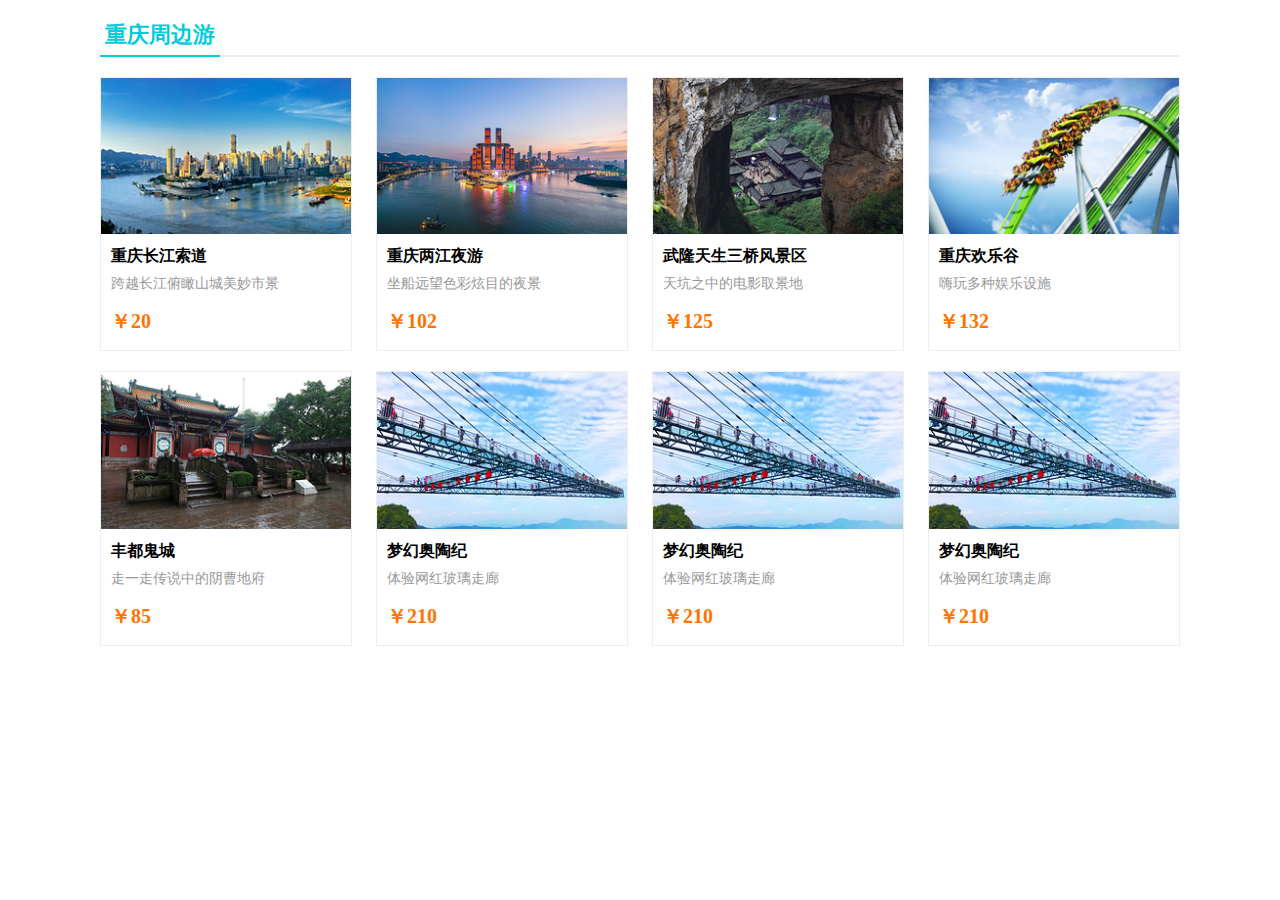
<file: index.html>
<!DOCTYPE html>
<html lang="en">
<head>
    <meta charset="UTF-8">
    <title>案例</title>
    <link rel="stylesheet" href="./css/index.css">
</head>
<body>
<div class="content">
    <h1 class="content-title">重庆周边游</h1>
    <div class="content-row">
        <div class="content-item" onclick="handleClick('./details-1.html')">
            <img class="item-image" src="./images/1.jpg" alt="长江索道">
            <h2 class="item-title">重庆长江索道</h2>
            <div class="item-details">跨越长江俯瞰山城美妙市景</div>
            <div class="item-money">￥20</div>
        </div>
        <div class="content-item" onclick="handleClick('./details-2.html')">
            <img class="item-image" src="./images/2.jpg" alt="重庆两江夜游">
            <h2 class="item-title">重庆两江夜游</h2>
            <div class="item-details">坐船远望色彩炫目的夜景</div>
            <div class="item-money">￥102</div>
        </div>
        <div class="content-item" onclick="handleClick('./details-3.html')">
            <img class="item-image" src="./images/3.jpg" alt="武隆天生三桥风景区">
            <h2 class="item-title">武隆天生三桥风景区</h2>
            <div class="item-details">天坑之中的电影取景地</div>
            <div class="item-money">￥125</div>
        </div>
        <div class="content-item" onclick="handleClick('./details-4.html')">
            <img class="item-image" src="./images/4.png" alt="重庆欢乐谷">
            <h2 class="item-title">重庆欢乐谷</h2>
            <div class="item-details">嗨玩多种娱乐设施</div>
            <div class="item-money">￥132</div>
        </div>
        <div class="content-item" onclick="handleClick('./details-5.html')">
            <img class="item-image" src="./images/5.jpg" alt="丰都鬼城">
            <h2 class="item-title">丰都鬼城</h2>
            <div class="item-details">走一走传说中的阴曹地府</div>
            <div class="item-money">￥85</div>
        </div>
        <div class="content-item" onclick="handleClick('./details-6.html')">
            <img class="item-image" src="./images/6.jpg" alt="梦幻奥陶纪">
            <h2 class="item-title">梦幻奥陶纪</h2>
            <div class="item-details">体验网红玻璃走廊</div>
            <div class="item-money">￥210</div>
        </div>
        <div class="content-item" onclick="handleClick('./details-6.html')">
            <img class="item-image" src="./images/6.jpg" alt="梦幻奥陶纪">
            <h2 class="item-title">梦幻奥陶纪</h2>
            <div class="item-details">体验网红玻璃走廊</div>
            <div class="item-money">￥210</div>
        </div>
        <div class="content-item" onclick="handleClick('./details-6.html')">
            <img class="item-image" src="./images/6.jpg" alt="梦幻奥陶纪">
            <h2 class="item-title">梦幻奥陶纪</h2>
            <div class="item-details">体验网红玻璃走廊</div>
            <div class="item-money">￥210</div>
        </div>
    </div>
</div>
<script>
    function handleClick(url) {
        window.open(url, '_blank')
    }
</script>
</body>
</html>
</file>
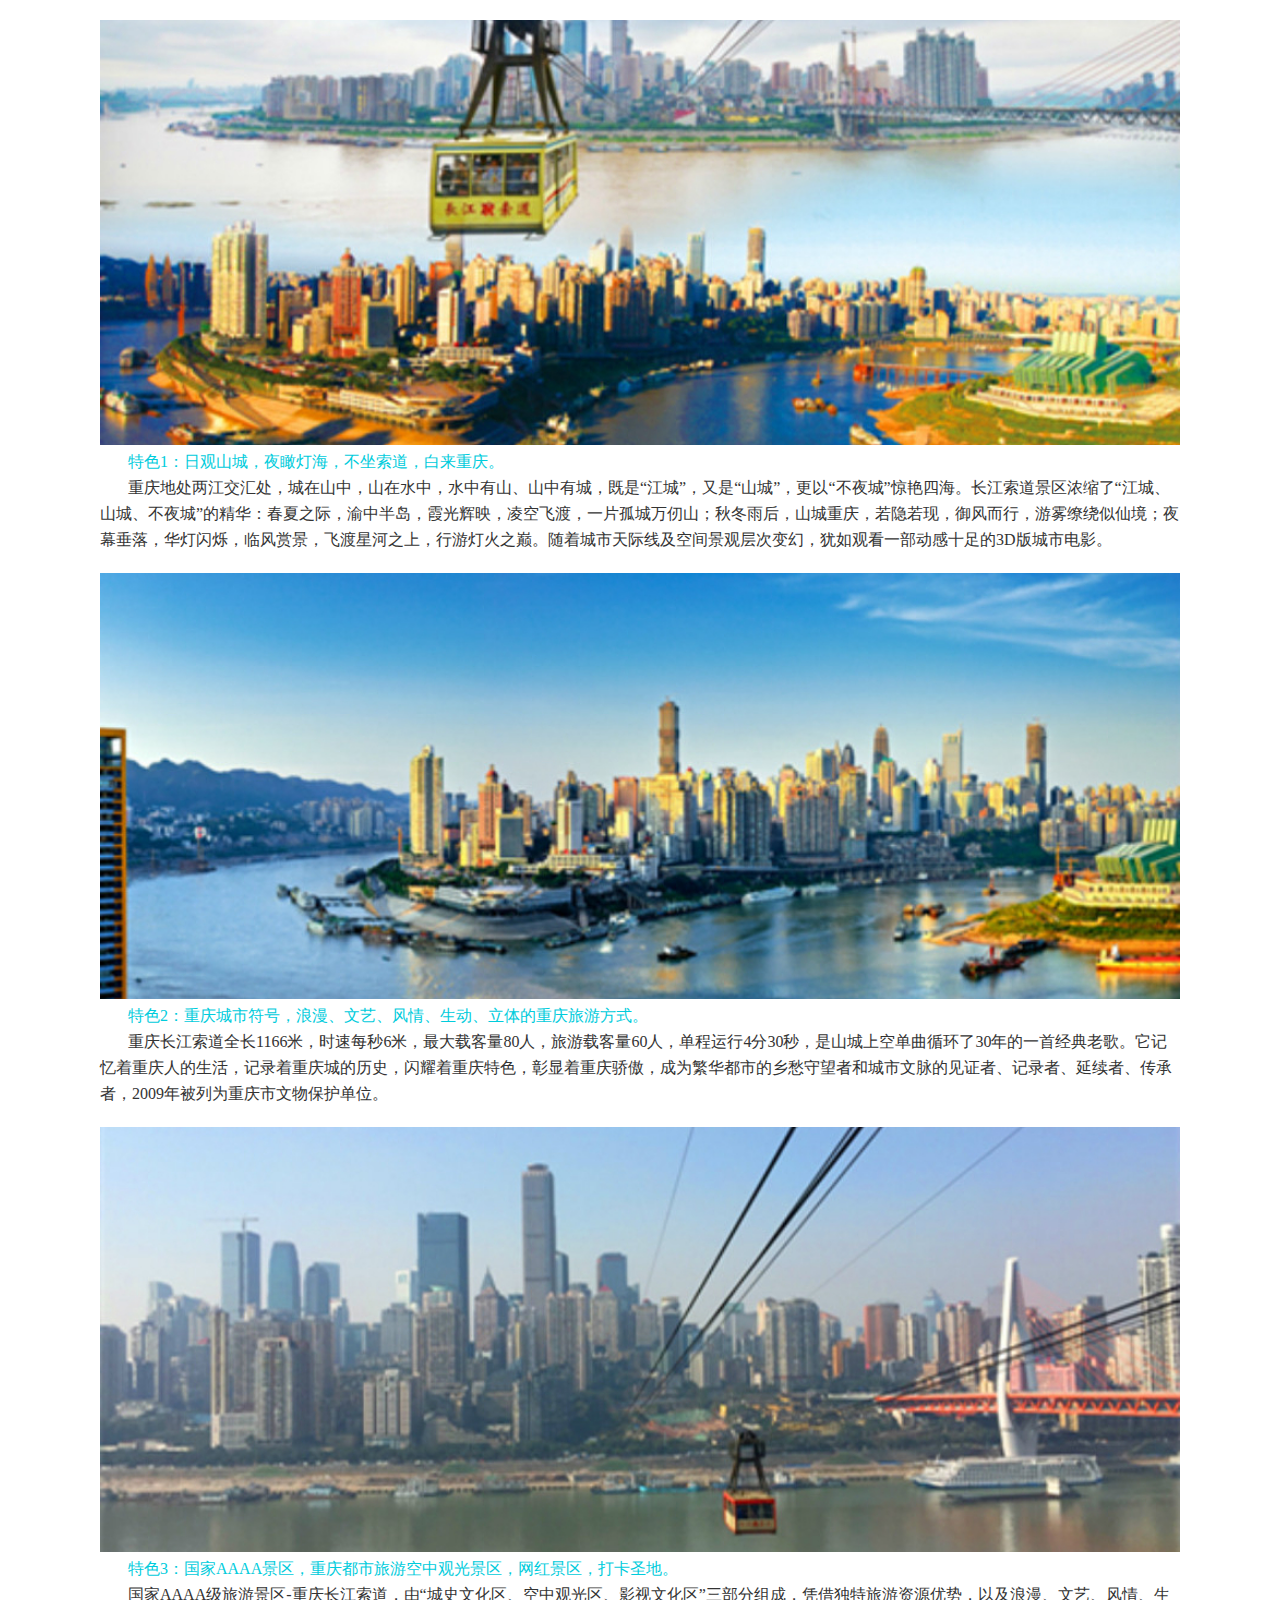
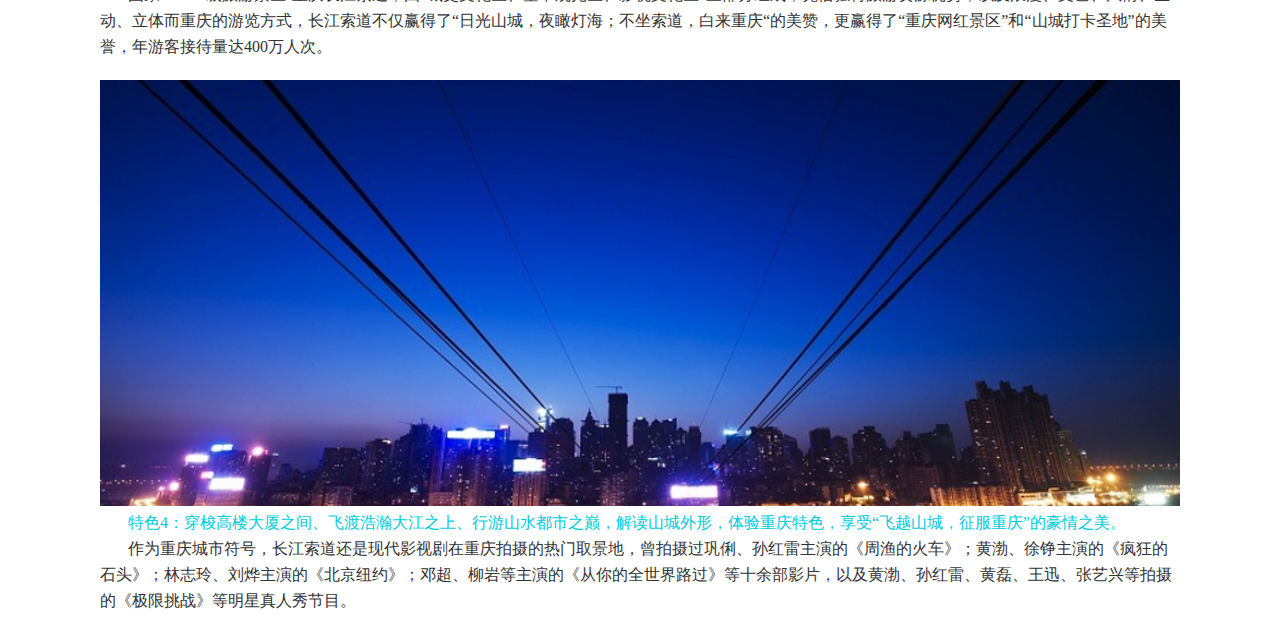
<file: details-1.html>
<!DOCTYPE html>
<html lang="en">
<head>
    <meta charset="UTF-8">
    <title>详情</title>
    <link rel="stylesheet" href="./css/index.css">
</head>
<body>
<div class="content details-content">
    <div class="details-row">
        <img class="details-image" src="./images/1-1.jpg" alt="">
        <div class="details-desc title">特色1：日观山城，夜瞰灯海，不坐索道，白来重庆。</div>
        <div class="details-desc">重庆地处两江交汇处，城在山中，山在水中，水中有山、山中有城，既是“江城”，又是“山城”，更以“不夜城”惊艳四海。长江索道景区浓缩了“江城、山城、不夜城”的精华：春夏之际，渝中半岛，霞光辉映，凌空飞渡，一片孤城万仞山；秋冬雨后，山城重庆，若隐若现，御风而行，游雾缭绕似仙境；夜幕垂落，华灯闪烁，临风赏景，飞渡星河之上，行游灯火之巅。随着城市天际线及空间景观层次变幻，犹如观看一部动感十足的3D版城市电影。</div>
    </div>
    <div class="details-row">
        <img class="details-image" src="./images/1-2.jpg" alt="">
        <div class="details-desc title">特色2：重庆城市符号，浪漫、文艺、风情、生动、立体的重庆旅游方式。</div>
        <div class="details-desc">重庆长江索道全长1166米，时速每秒6米，最大载客量80人，旅游载客量60人，单程运行4分30秒，是山城上空单曲循环了30年的一首经典老歌。它记忆着重庆人的生活，记录着重庆城的历史，闪耀着重庆特色，彰显着重庆骄傲，成为繁华都市的乡愁守望者和城市文脉的见证者、记录者、延续者、传承者，2009年被列为重庆市文物保护单位。</div>
    </div>
    <div class="details-row">
        <img class="details-image" src="./images/1-3.jpg" alt="">
        <div class="details-desc title">特色3：国家AAAA景区，重庆都市旅游空中观光景区，网红景区，打卡圣地。</div>
        <div class="details-desc">国家AAAA级旅游景区-重庆长江索道，由“城史文化区、空中观光区、影视文化区”三部分组成，凭借独特旅游资源优势，以及浪漫、文艺、风情、生动、立体而重庆的游览方式，长江索道不仅赢得了“日光山城，夜瞰灯海；不坐索道，白来重庆“的美赞，更赢得了“重庆网红景区”和“山城打卡圣地”的美誉，年游客接待量达400万人次。</div>
    </div>
    <div class="details-row">
        <img class="details-image" src="./images/1-4.jpg" alt="">
        <div class="details-desc title">特色4：穿梭高楼大厦之间、飞渡浩瀚大江之上、行游山水都市之巅，解读山城外形，体验重庆特色，享受“飞越山城，征服重庆”的豪情之美。</div>
        <div class="details-desc">作为重庆城市符号，长江索道还是现代影视剧在重庆拍摄的热门取景地，曾拍摄过巩俐、孙红雷主演的《周渔的火车》；黄渤、徐铮主演的《疯狂的石头》；林志玲、刘烨主演的《北京纽约》；邓超、柳岩等主演的《从你的全世界路过》等十余部影片，以及黄渤、孙红雷、黄磊、王迅、张艺兴等拍摄的《极限挑战》等明星真人秀节目。</div>
    </div>
</div>
</body>
</html>
</file>
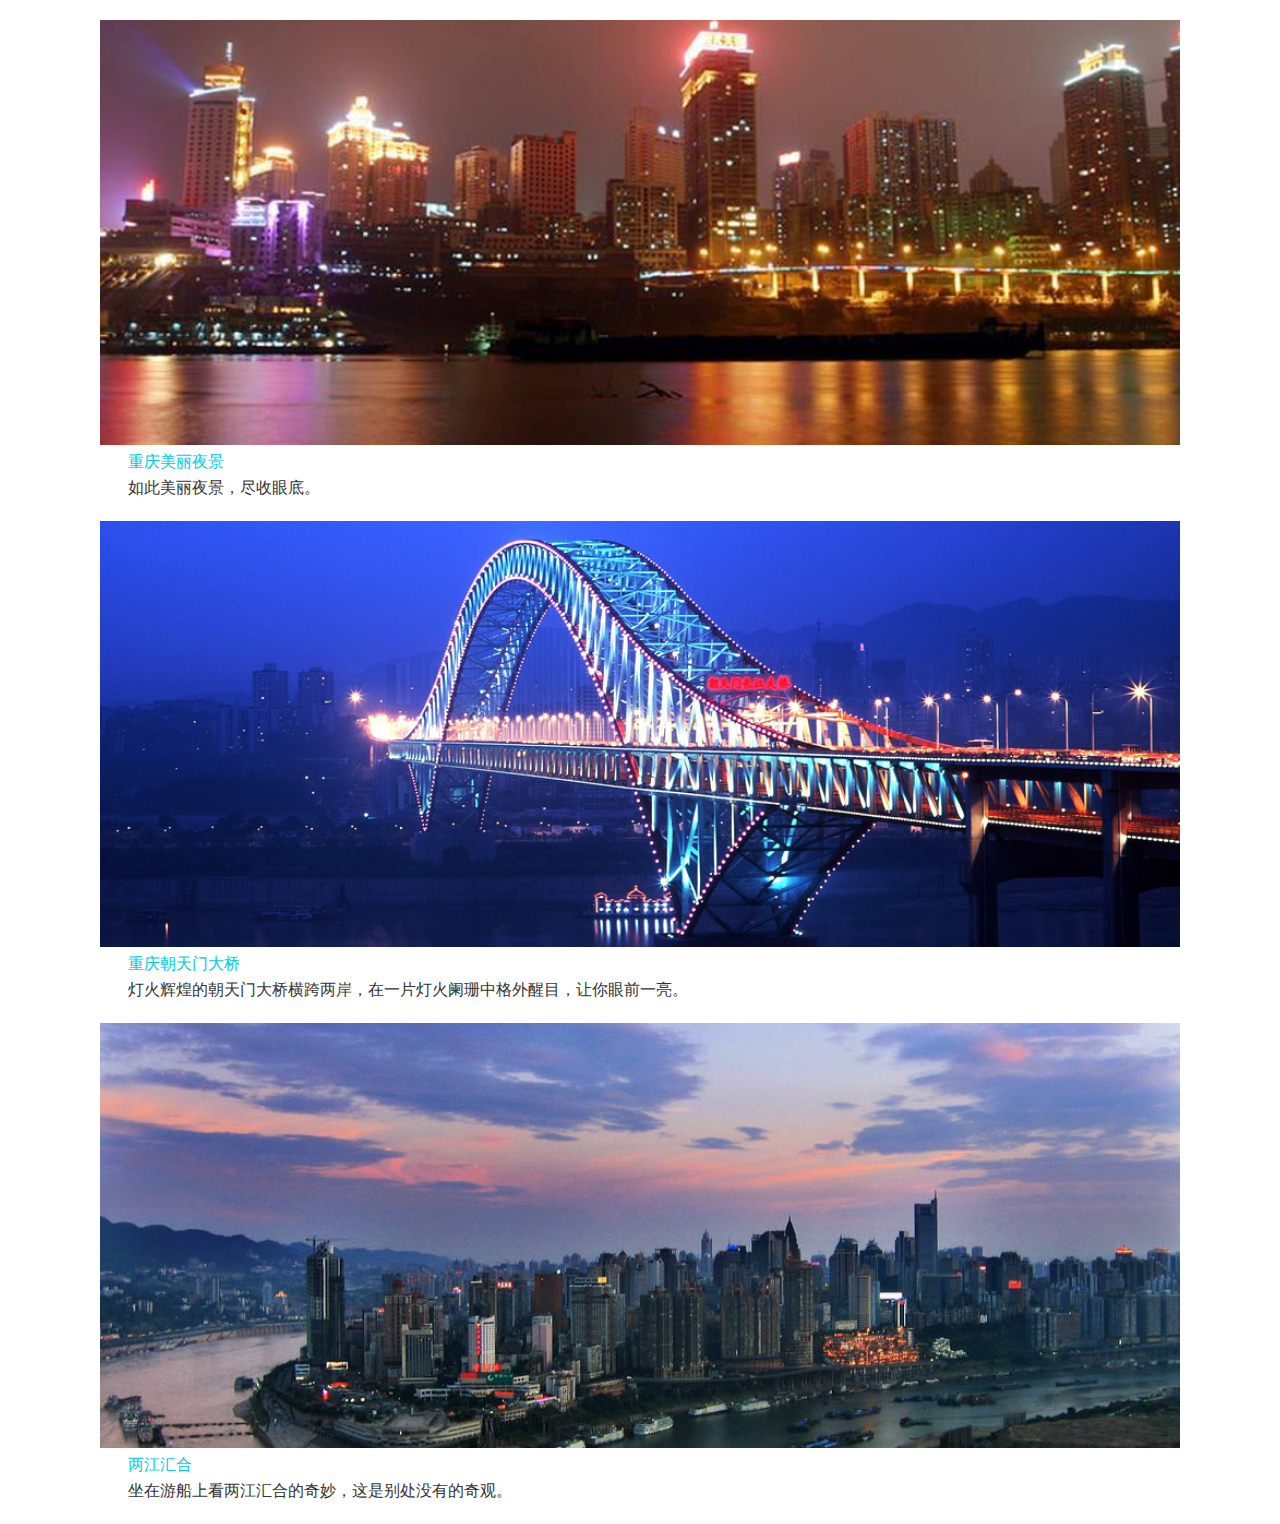
<file: details-2.html>
<!DOCTYPE html>
<html lang="en">
<head>
    <meta charset="UTF-8">
    <title>详情</title>
    <link rel="stylesheet" href="./css/index.css">
</head>
<body>
<div class="content details-content">
    <div class="details-row">
        <img class="details-image" src="./images/2-1.jpg" alt="">
        <div class="details-desc title">重庆美丽夜景</div>
        <div class="details-desc">如此美丽夜景，尽收眼底。</div>
    </div>
    <div class="details-row">
        <img class="details-image" src="./images/2-2.jpg" alt="">
        <div class="details-desc title">重庆朝天门大桥</div>
        <div class="details-desc">灯火辉煌的朝天门大桥横跨两岸，在一片灯火阑珊中格外醒目，让你眼前一亮。</div>
    </div>
    <div class="details-row">
        <img class="details-image" src="./images/2-3.jpg" alt="">
        <div class="details-desc title">两江汇合</div>
        <div class="details-desc">坐在游船上看两江汇合的奇妙，这是别处没有的奇观。</div>
    </div>
</div>
</body>
</html>
</file>
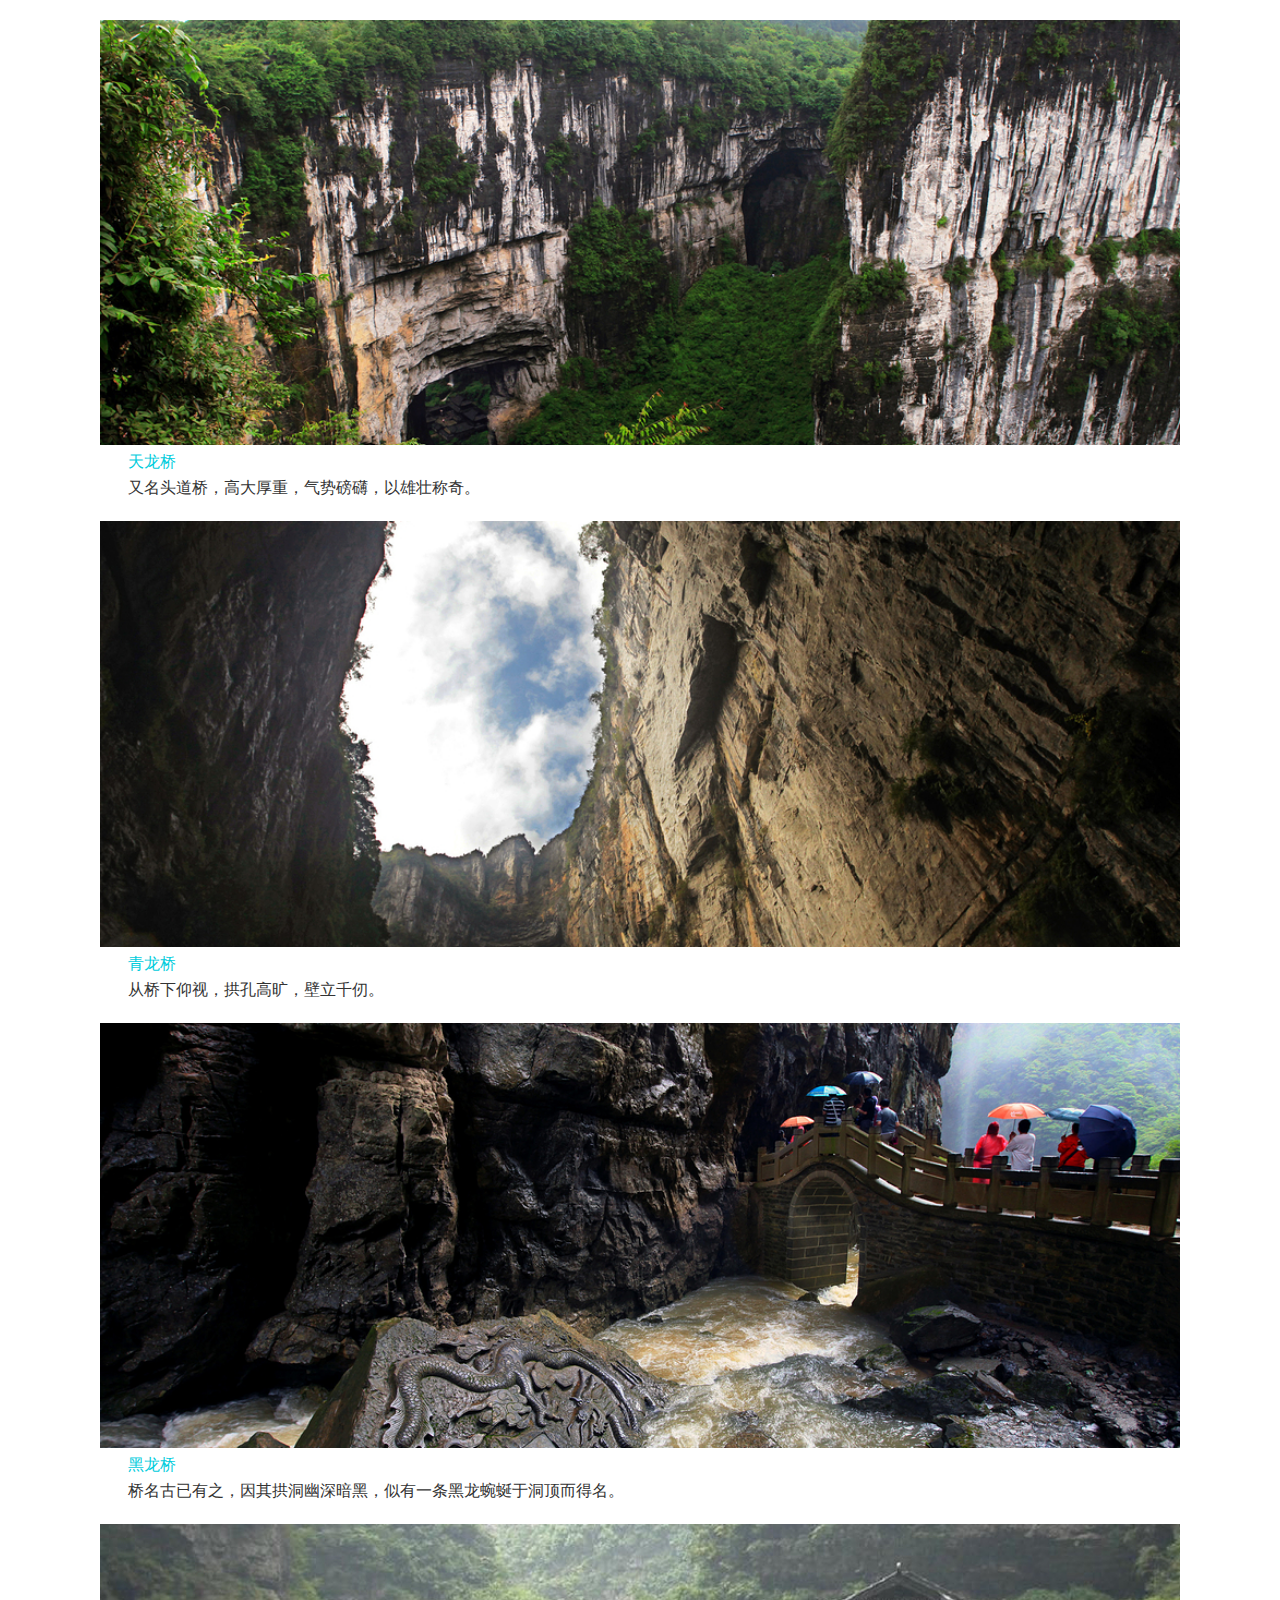
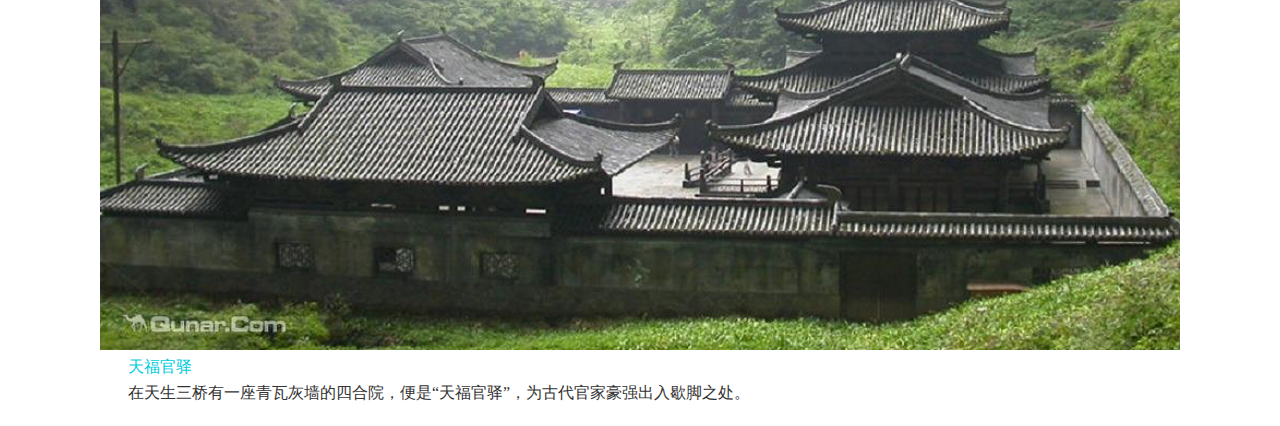
<file: details-3.html>
<!DOCTYPE html>
<html lang="en">
<head>
    <meta charset="UTF-8">
    <title>详情</title>
    <link rel="stylesheet" href="./css/index.css">
</head>
<body>
<div class="content details-content">
    <div class="details-row">
        <img class="details-image" src="./images/3-1.jpg" alt="">
        <div class="details-desc title">天龙桥</div>
        <div class="details-desc">又名头道桥，高大厚重，气势磅礴，以雄壮称奇。</div>
    </div>
    <div class="details-row">
        <img class="details-image" src="./images/3-2.jpg" alt="">
        <div class="details-desc title">青龙桥</div>
        <div class="details-desc">从桥下仰视，拱孔高旷，壁立千仞。</div>
    </div>
    <div class="details-row">
        <img class="details-image" src="./images/3-3.jpg" alt="">
        <div class="details-desc title">黑龙桥</div>
        <div class="details-desc">桥名古已有之，因其拱洞幽深暗黑，似有一条黑龙蜿蜒于洞顶而得名。</div>
    </div>
    <div class="details-row">
        <img class="details-image" src="./images/3-4.jpg" alt="">
        <div class="details-desc title">天福官驿</div>
        <div class="details-desc">在天生三桥有一座青瓦灰墙的四合院，便是“天福官驿”，为古代官家豪强出入歇脚之处。</div>
    </div>
</div>
</body>
</html>
</file>
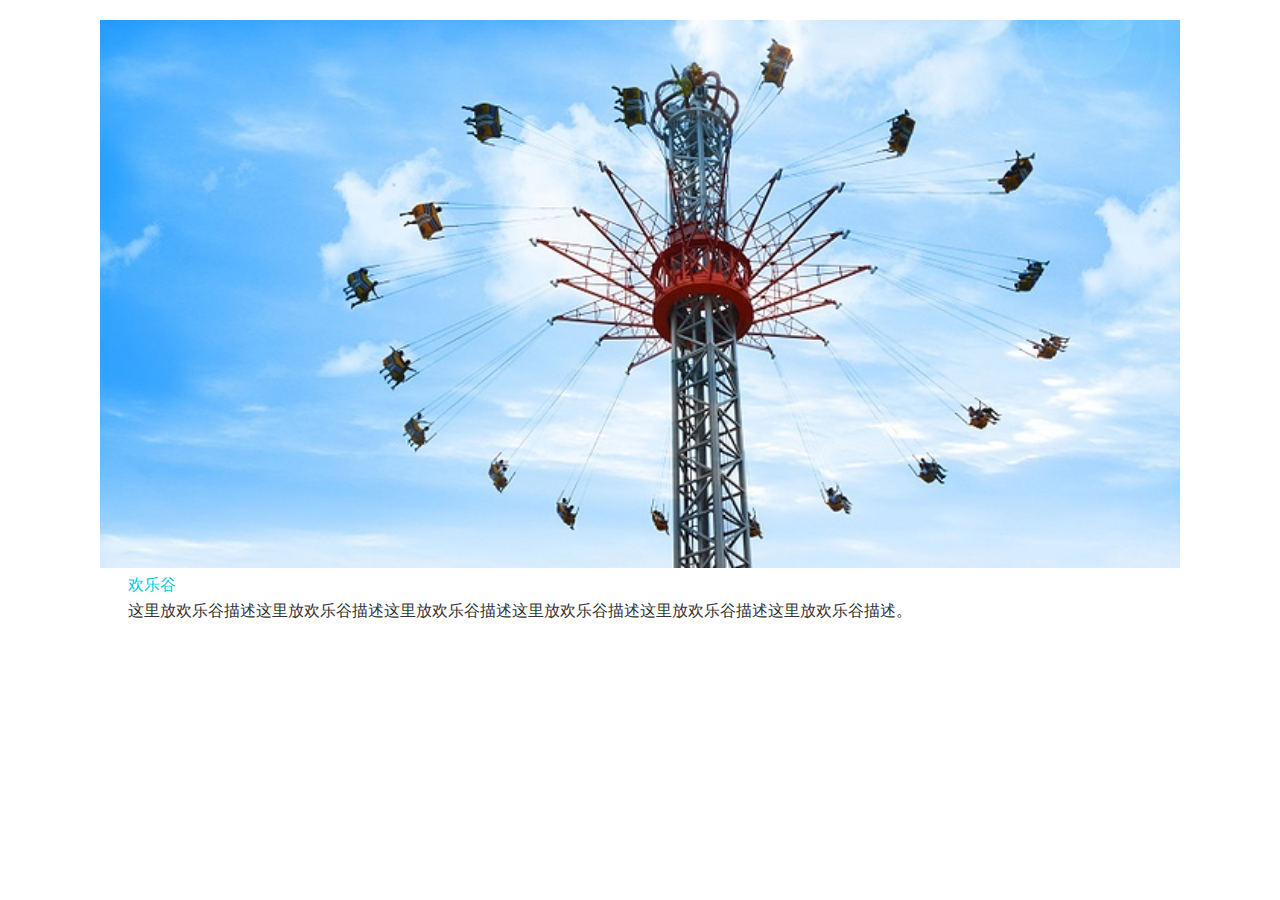
<file: details-4.html>
<!DOCTYPE html>
<html lang="en">
<head>
    <meta charset="UTF-8">
    <title>详情</title>
    <link rel="stylesheet" href="./css/index.css">
</head>
<body>
<div class="content details-content">
    <div class="details-row">
        <img class="details-image" src="./images/4-1.jpg" alt="">
        <div class="details-desc title">欢乐谷</div>
        <div class="details-desc">这里放欢乐谷描述这里放欢乐谷描述这里放欢乐谷描述这里放欢乐谷描述这里放欢乐谷描述这里放欢乐谷描述。</div>
    </div>
</div>
</body>
</html>
</file>
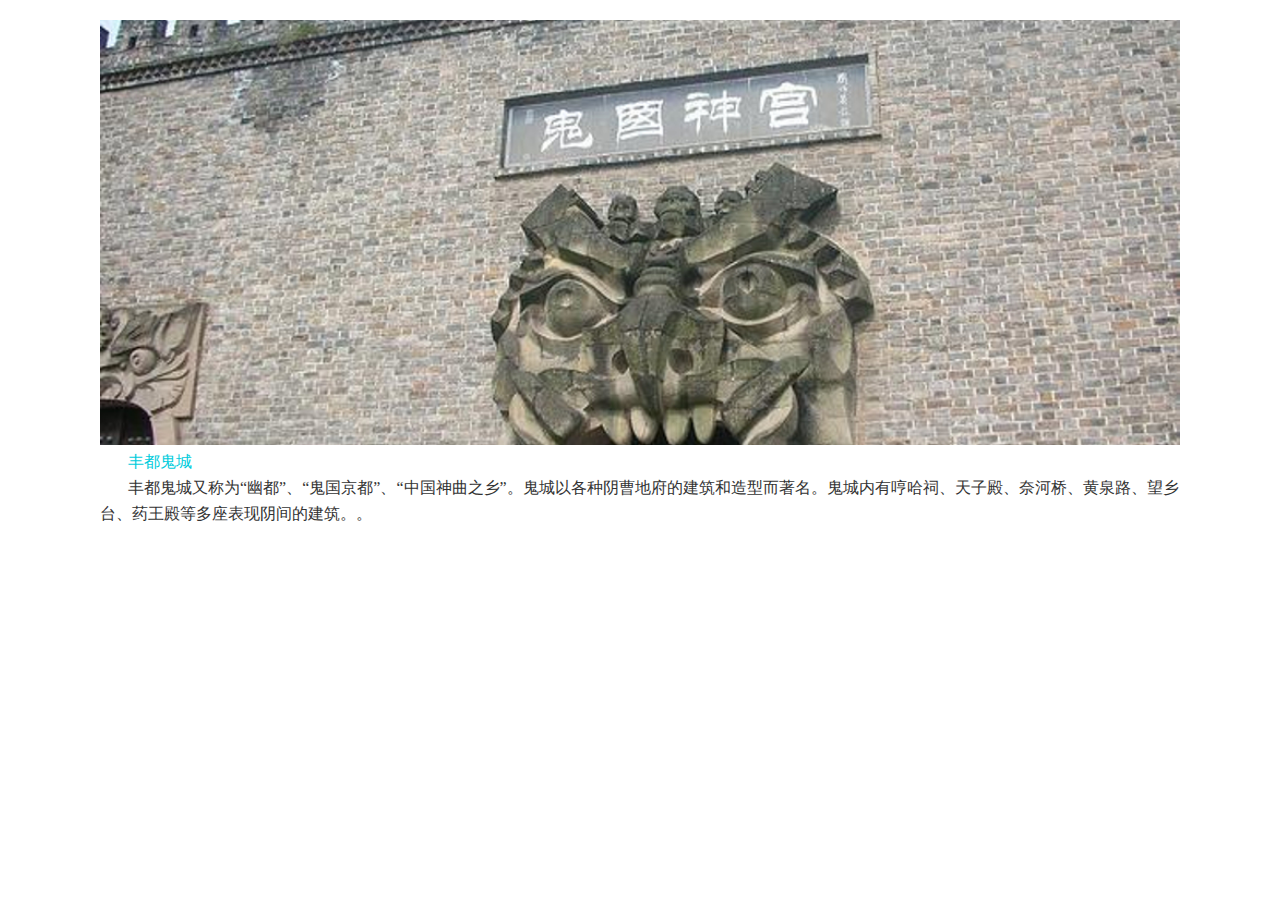
<file: details-5.html>
<!DOCTYPE html>
<html lang="en">
<head>
    <meta charset="UTF-8">
    <title>详情</title>
    <link rel="stylesheet" href="./css/index.css">
</head>
<body>
<div class="content details-content">
    <div class="details-row">
        <img class="details-image" src="./images/5-1.jpg" alt="">
        <div class="details-desc title">丰都鬼城</div>
        <div class="details-desc">丰都鬼城又称为“幽都”、“鬼国京都”、“中国神曲之乡”。鬼城以各种阴曹地府的建筑和造型而著名。鬼城内有哼哈祠、天子殿、奈河桥、黄泉路、望乡台、药王殿等多座表现阴间的建筑。。</div>
    </div>
</div>
</body>
</html>
</file>
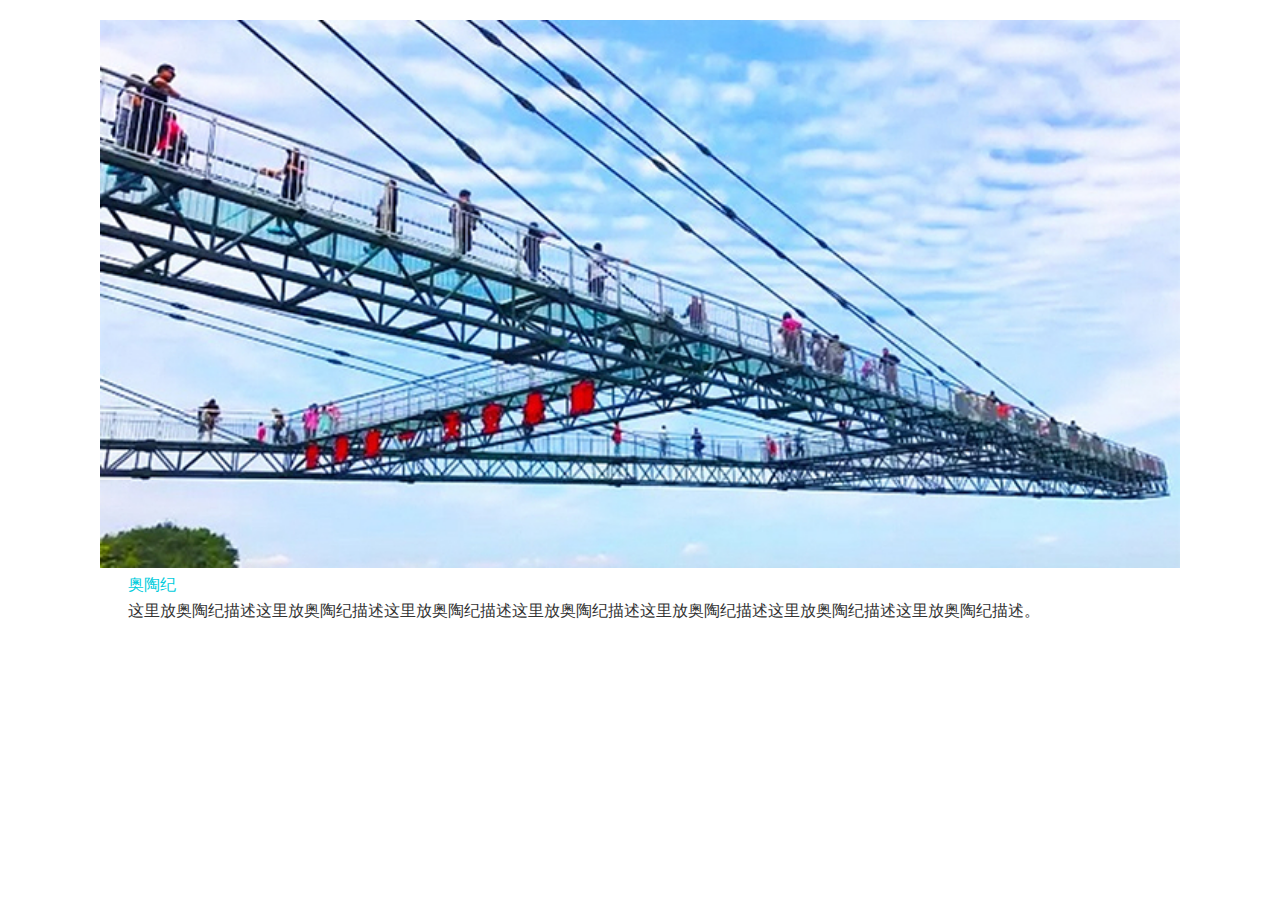
<file: details-6.html>
<!DOCTYPE html>
<html lang="en">
<head>
    <meta charset="UTF-8">
    <title>详情</title>
    <link rel="stylesheet" href="./css/index.css">
</head>
<body>
<div class="content details-content">
    <div class="details-row">
        <img class="details-image" src="./images/6-1.jpg" alt="">
        <div class="details-desc title">奥陶纪</div>
        <div class="details-desc">这里放奥陶纪描述这里放奥陶纪描述这里放奥陶纪描述这里放奥陶纪描述这里放奥陶纪描述这里放奥陶纪描述这里放奥陶纪描述。</div>
    </div>
</div>
</body>
</html>
</file>
<file: css/index.css>
body {
    margin: 0;
    padding: 0;
}

.content {
    width: 1080px;
    margin: 20px auto;
}
.content-title {
    font-size: 22px;
    padding-bottom: 5px;
    padding-left: 5px;
    border-bottom: 2px solid #eee;
    position: relative;
    color: #00ccdc;
    margin-bottom: 20px;
}
.content-title:before {
    content: '';
    position: absolute;
    bottom: -2px;
    left: 0;
    width: 120px;
    height: 2px;
    background-color: #00d0d4;
}
.content-row {
    display: flex;
    justify-content: space-between;
    flex-wrap: wrap;
}
.content-item {
    border: 1px solid #eee;
    width: 250px;
    cursor: pointer;
    margin-bottom: 20px;
}
.item-image {
    width: 100%;
}
.item-title {
    font-size: 16px;
    padding-left: 10px;
    margin: 8px 0;
}
.item-details {
    padding-left: 10px;
    font-size: 14px;
    color: #999;
}
.item-money {
    padding-left: 10px;
    font-size: 20px;
    font-weight: bold;
    color: #ff7400;
    margin: 15px 0;
}
.details-row {
    width: 100%;
    position: relative;
    margin-bottom: 20px;
}
.details-image {
    width: 100%;
}
.details-desc {
    text-indent: 28px;
    color: #333;
    line-height: 26px;
}
.details-desc.title {
    color: #00ccdc;
}
@media screen and (max-width: 1100px){
    .content {
        width: 820px;
    }
    .content-row {
        justify-content: flex-start;
    }
    .content-item {
        margin-right: 20px;
    }
}
@media screen and (max-width: 900px){
    .content {
        width: 550px;
    }
}

@media screen and (max-width: 600px){
    .content {
        width: 250px;
    }
    .details-content {
        width: 80%;
    }
    .content-item {
        margin-right: 0;
    }
}
</file>
